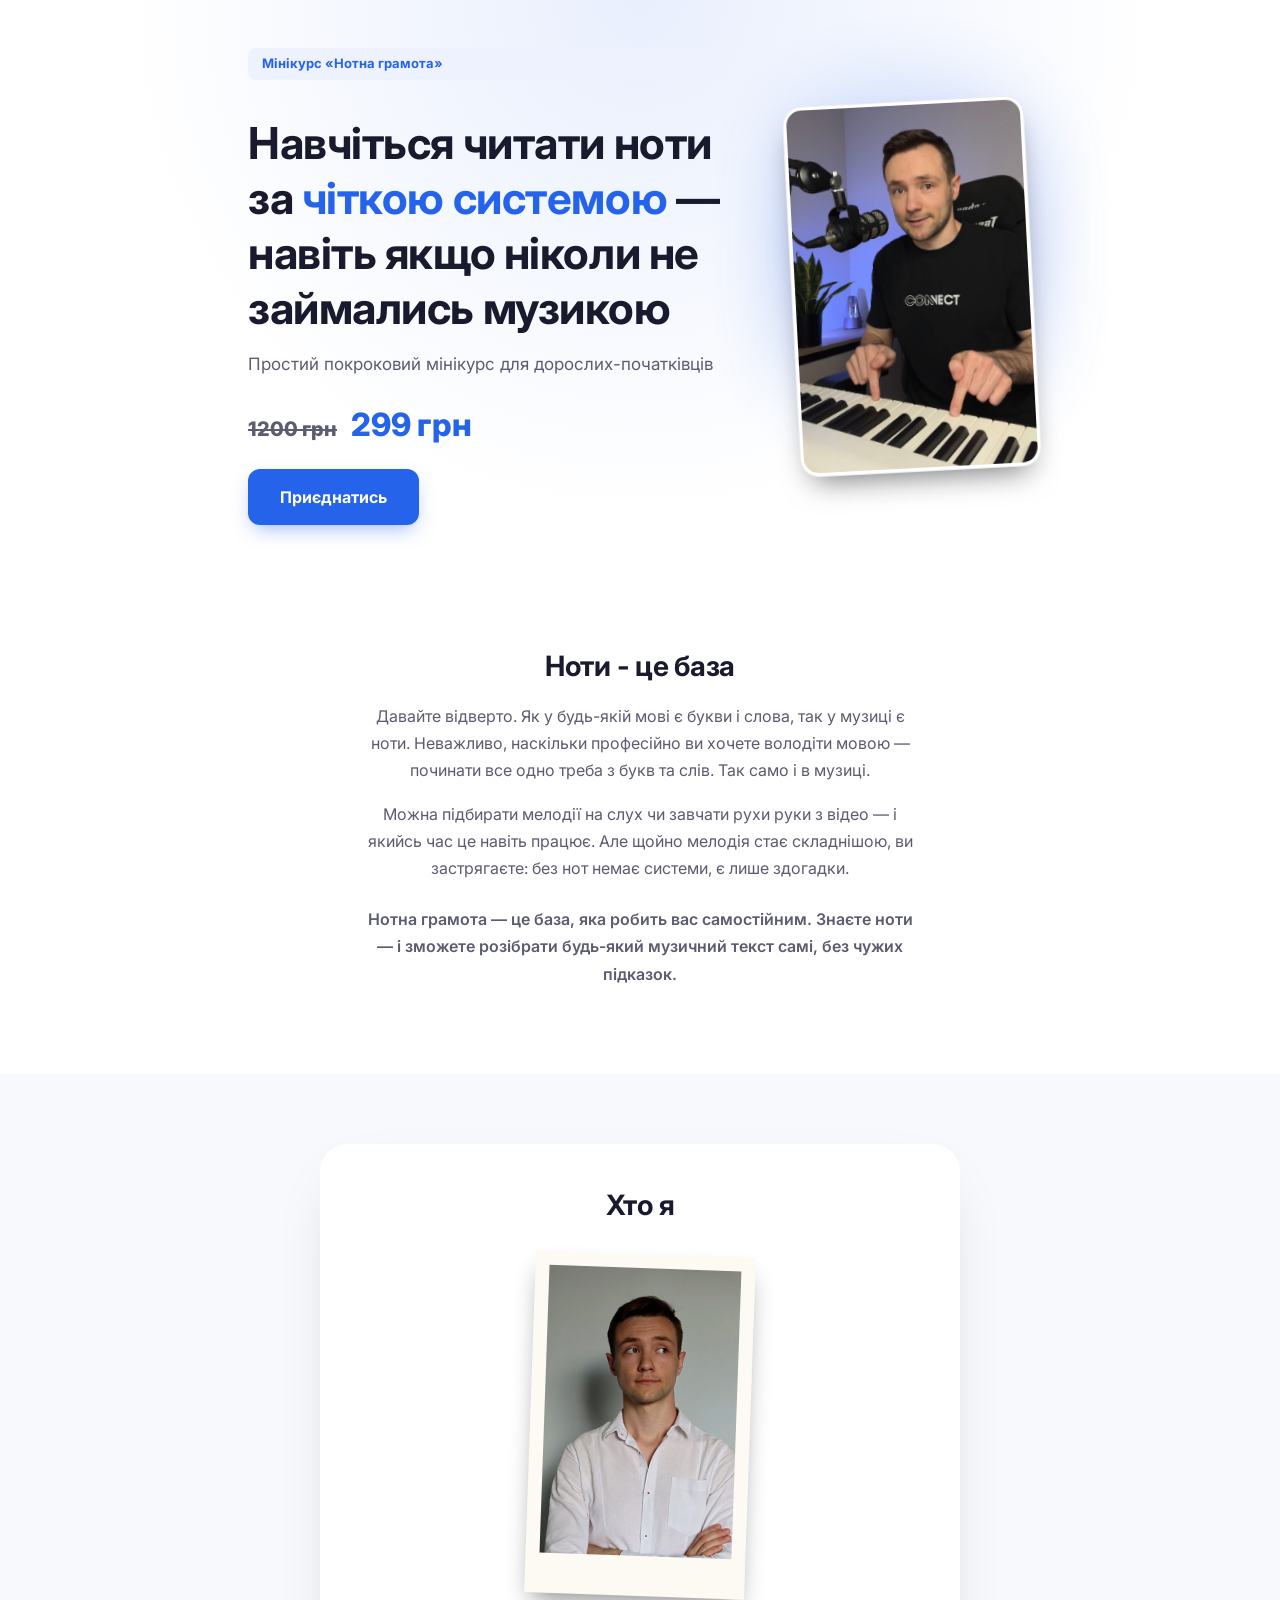
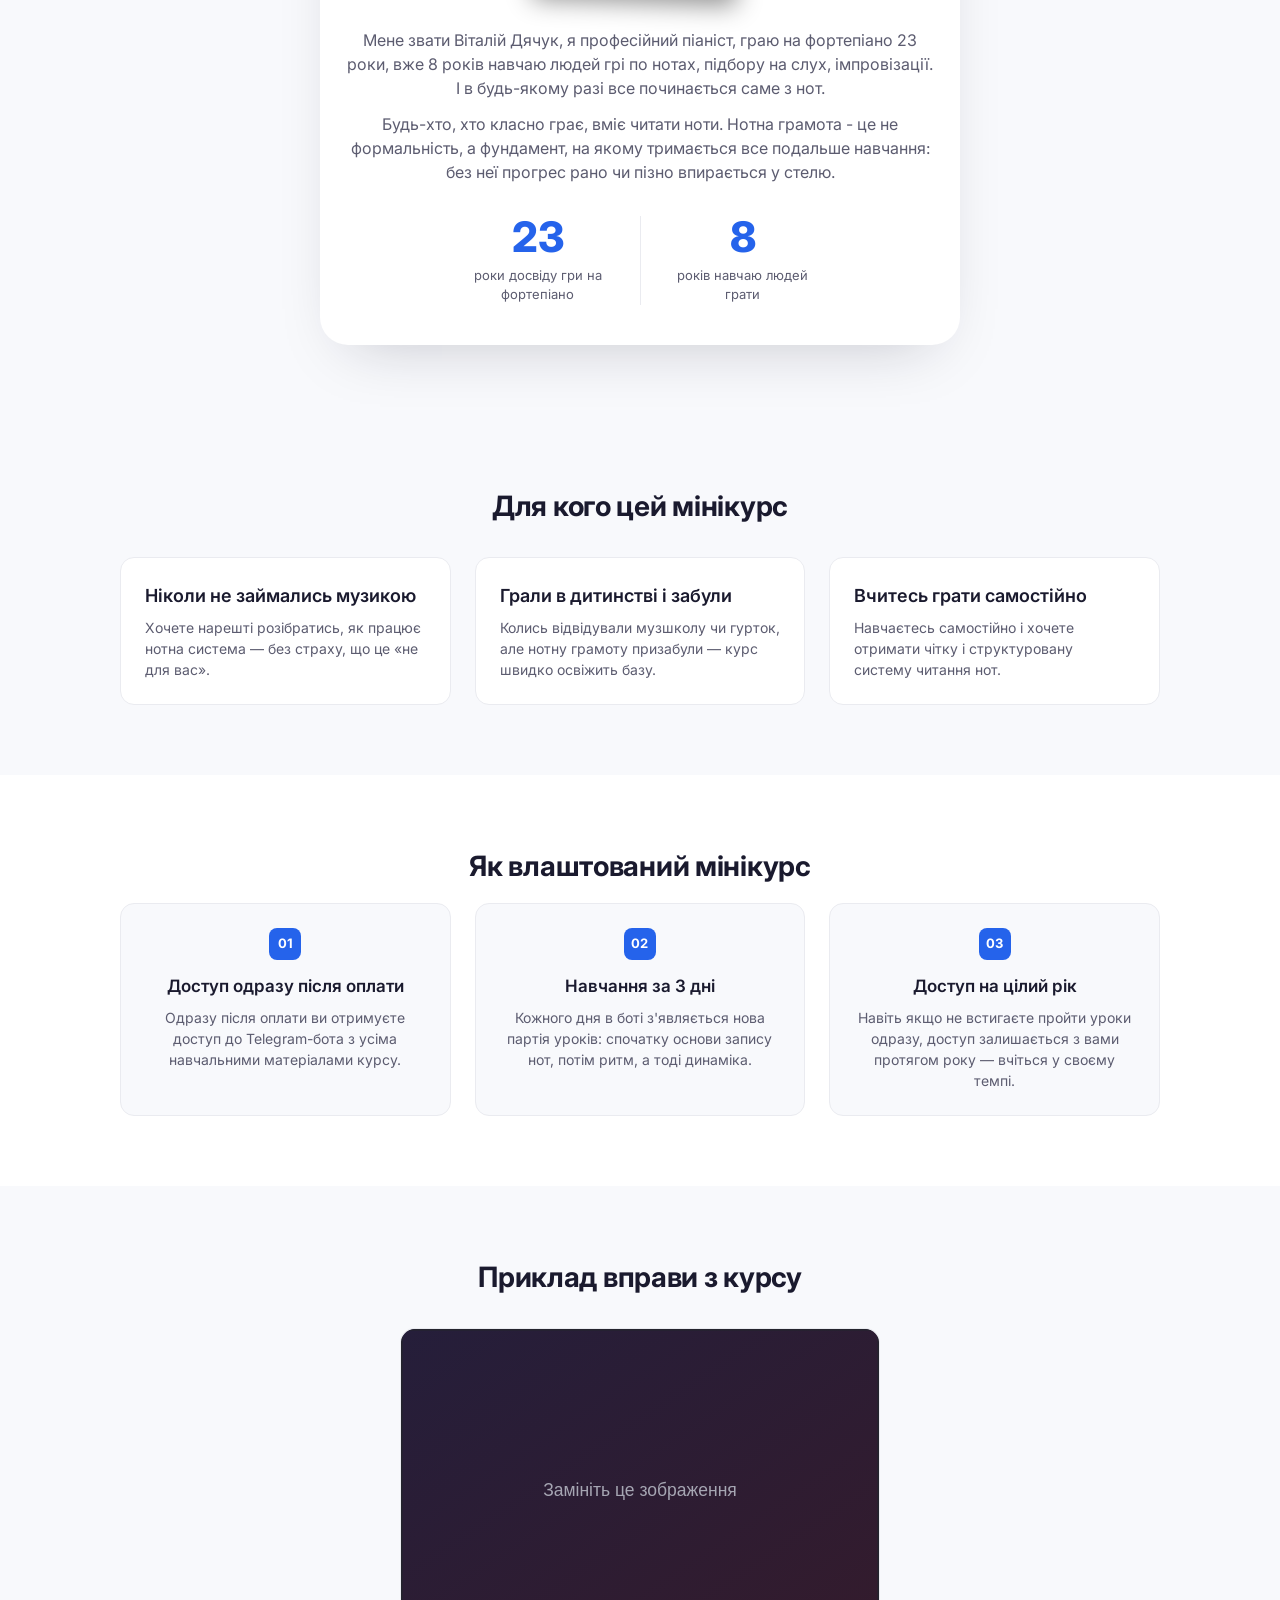
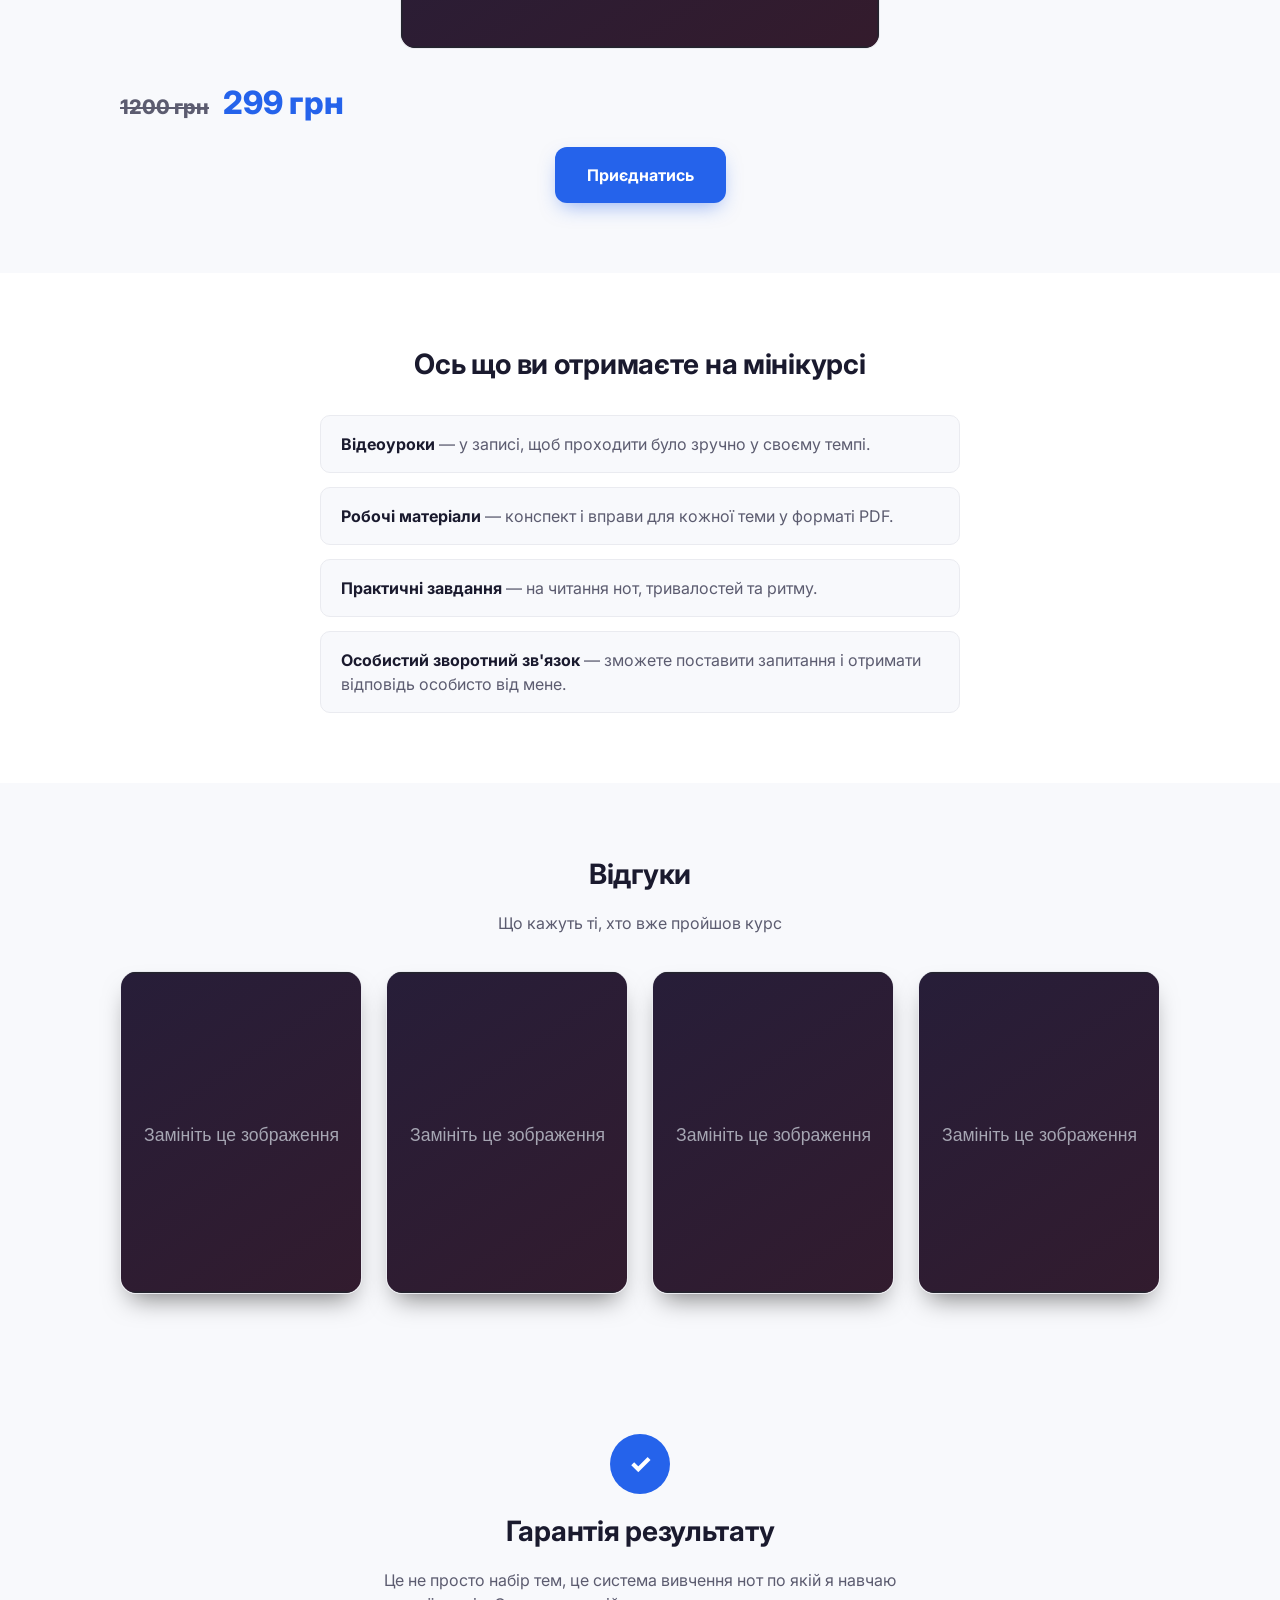
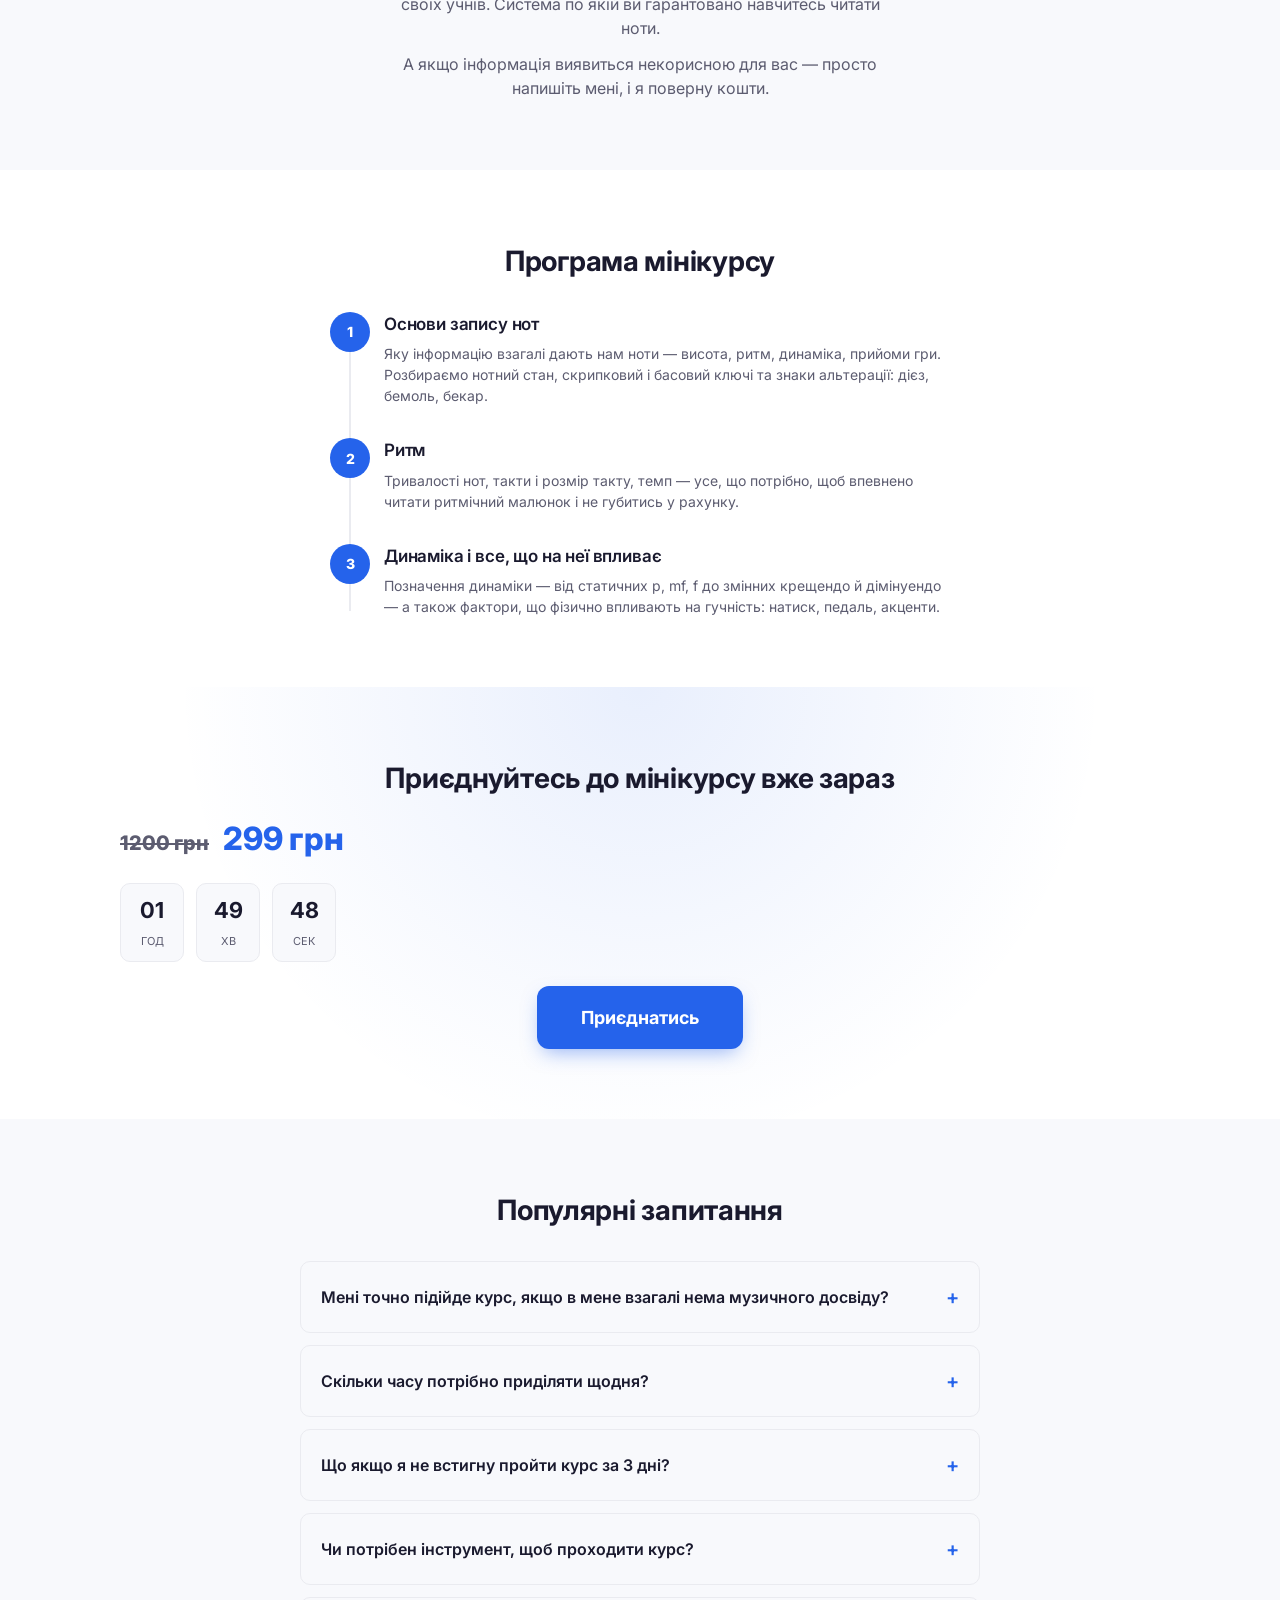
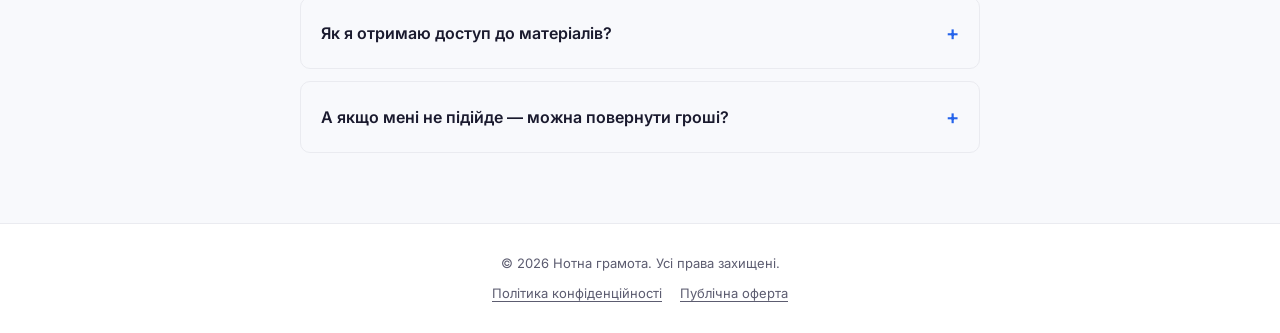
<file: index.html>
<!DOCTYPE html>
<html lang="uk">
<head>
<meta charset="UTF-8">
<meta name="viewport" content="width=device-width, initial-scale=1.0">
<title>Нотна грамота — навчіться читати ноти за 3 дні</title>

<!-- Meta Pixel Code -->
<script>
!function(f,b,e,v,n,t,s)
{if(f.fbq)return;n=f.fbq=function(){n.callMethod?
n.callMethod.apply(n,arguments):n.queue.push(arguments)};
if(!f._fbq)f._fbq=n;n.push=n;n.loaded=!0;n.version='2.0';
n.queue=[];t=b.createElement(e);t.async=!0;
t.src=v;s=b.getElementsByTagName(e)[0];
s.parentNode.insertBefore(t,s)}(window, document,'script',
'https://connect.facebook.net/en_US/fbevents.js');
fbq('init', '669918802525716');
fbq('track', 'PageView');
</script>
<noscript><img height="1" width="1" style="display:none"
src="https://www.facebook.com/tr?id=669918802525716&ev=PageView&noscript=1"
/></noscript>
<!-- End Meta Pixel Code -->
<meta name="description" content="Мінікурс «Нотна грамота» для дорослих-початківців: за 3 дні навчіться впевнено читати ноти з нуля.">

<!-- Open Graph (превʼю в соцмережах) -->
<meta property="og:title" content="Нотна грамота — навчіться читати ноти за 3 дні">
<meta property="og:description" content="Мінікурс для дорослих-початківців: за 3 дні навчіться впевнено читати ноти з нуля.">
<meta property="og:type" content="website">
<meta property="og:image" content="assets/og-image.jpg">

<link rel="icon" href="assets/favicon.png">
<link rel="preconnect" href="https://fonts.googleapis.com">
<link rel="preconnect" href="https://fonts.gstatic.com" crossorigin>
<link href="https://fonts.googleapis.com/css2?family=Inter:wght@400;500;600;700;800&display=swap" rel="stylesheet">
<link rel="stylesheet" href="css/style.css">
</head>
<body>

<!-- ===== HERO ===== -->
<section class="hero">
  <div class="container hero__inner">
    <p class="kicker">Мінікурс «Нотна грамота»</p>
    <div class="hero__photo-wrap">
      <img class="hero__photo" src="assets/hero-photo.jpg" alt="Автор курсу за клавішними">
    </div>
    <div class="hero__content">
      <h1 class="hero__title load-fade">Навчіться читати ноти за <span class="hl">чіткою системою</span> — навіть якщо ніколи не займались музикою</h1>
      <p class="hero__subtitle load-fade-sub">
        Простий покроковий мінікурс для дорослих-початківців
      </p>

      <div class="price-block load-fade-price">
        <span class="price price--old">1200 грн</span>
        <span class="price price--new">299 грн</span>
      </div>

      <a href="#cta-form" class="btn btn--primary load-fade-btn">Приєднатись</a>
    </div>
  </div>
</section>

<!-- ===== БІЛЬ / ПРОБЛЕМА ===== -->
<section class="section" id="pain">
  <div class="container pain">
    <h2 class="section__title reveal">Ноти - це база</h2>
    <p class="reveal">
      Давайте відверто. Як у будь-якій мові є букви і слова, так у музиці є ноти.
      Неважливо, наскільки професійно ви хочете володіти мовою — починати все одно
      треба з букв та слів. Так само і в музиці.
    </p>
    <p class="reveal">
      Можна підбирати мелодії на слух чи завчати рухи руки з відео — і якийсь час
      це навіть працює. Але щойно мелодія стає складнішою, ви застрягаєте: без нот
      немає системи, є лише здогадки.
    </p>
    <p class="pain__bridge reveal">
      Нотна грамота — це база, яка робить вас самостійним. Знаєте ноти —
      і зможете розібрати будь-який музичний текст самі, без чужих підказок.
    </p>
  </div>
</section>

<!-- ===== ПРО АВТОРА / МАРАФОН ===== -->
<section class="section section--alt" id="about">
  <div class="container about-mini">
    <h2 class="section__title">Хто я</h2>

    <div class="about-mini__photo-wrap">
      <img class="about-mini__photo" src="assets/about-photo.jpg" alt="Автор курсу">
    </div>

    <div class="about-mini__text">
      <p>
        Мене звати Віталій Дячук, я професійний піаніст, граю на фортепіано 23 роки, вже 8 років навчаю людей
        грі по нотах, підбору на слух, імпровізації. І в будь-якому разі все починається саме з нот.
      </p>
      <p>
        Будь-хто, хто класно грає, вміє читати ноти. Нотна грамота - це не
        формальність, а фундамент, на якому тримається все подальше навчання: без неї прогрес рано чи
        пізно впирається у стелю.
      </p>
    </div>

    <div class="about-mini__stats">
      <div class="about-mini__stat">
        <strong class="about-mini__stat-num">23</strong>
        <span class="about-mini__stat-label">роки досвіду гри на фортепіано</span>
      </div>
      <div class="about-mini__stat">
        <strong class="about-mini__stat-num">8</strong>
        <span class="about-mini__stat-label">років навчаю людей грати</span>
      </div>
    </div>
  </div>
</section>

<!-- ===== ДЛЯ КОГО КУРС ===== -->
<section class="section section--alt" id="audience">
  <div class="container">
    <h2 class="section__title">Для кого цей мінікурс</h2>
    <div class="cards">
      <div class="card pop-reveal">
        <h3>Ніколи не займались музикою</h3>
        <p>Хочете нарешті розібратись, як працює нотна система — без страху, що це «не для вас».</p>
      </div>
      <div class="card pop-reveal">
        <h3>Грали в дитинстві і забули</h3>
        <p>Колись відвідували музшколу чи гурток, але нотну грамоту призабули — курс швидко освіжить базу.</p>
      </div>
      <div class="card pop-reveal">
        <h3>Вчитесь грати самостійно</h3>
        <p>Навчаєтесь самостійно і хочете отримати чітку і структуровану систему читання нот.</p>
      </div>
    </div>
  </div>
</section>

<!-- ===== МЕТОД ===== -->
<section class="section" id="method">
  <div class="container">
    <h2 class="section__title">Як влаштований мінікурс</h2>
    <div class="features">
      <div class="feature pop-reveal">
        <div class="feature__icon">01</div>
        <h3>Доступ одразу після оплати</h3>
        <p>Одразу після оплати ви отримуєте доступ до Telegram-бота з усіма навчальними матеріалами курсу.</p>
      </div>
      <div class="feature pop-reveal">
        <div class="feature__icon">02</div>
        <h3>Навчання за 3 дні</h3>
        <p>Кожного дня в боті з'являється нова партія уроків: спочатку основи запису нот, потім ритм, а тоді динаміка.</p>
      </div>
      <div class="feature pop-reveal">
        <div class="feature__icon">03</div>
        <h3>Доступ на цілий рік</h3>
        <p>Навіть якщо не встигаєте пройти уроки одразу, доступ залишається з вами протягом року — вчіться у своєму темпі.</p>
      </div>
    </div>
  </div>
</section>

<!-- ===== ДЕМОНСТРАЦІЯ / ДОКАЗ ===== -->
<section class="section section--alt" id="proof">
  <div class="container proof">
    <h2 class="section__title">Приклад вправи з курсу</h2>
    <div class="proof__mock">
      <!-- TODO: замініть на реальний скріншот вправи/нотного прикладу з вашого курсу -->
      <img src="assets/placeholder.svg" alt="Приклад вправи на читання нот">
    </div>
    <div class="price-block price-block--center">
      <span class="price price--old">1200 грн</span>
      <span class="price price--new">299 грн</span>
    </div>
    <a href="#cta-form" class="btn btn--primary">Приєднатись</a>
  </div>
</section>

<!-- ===== ЩО ОТРИМАЄТЕ ===== -->
<section class="section" id="whats-included">
  <div class="container">
    <h2 class="section__title">Ось що ви отримаєте на мінікурсі</h2>
    <ul class="included-list">
      <li><strong>Відеоуроки</strong> — у записі, щоб проходити було зручно у своєму темпі.</li>
      <li><strong>Робочі матеріали</strong> — конспект і вправи для кожної теми у форматі PDF.</li>
      <li><strong>Практичні завдання</strong> — на читання нот, тривалостей та ритму.</li>
      <li><strong>Особистий зворотний зв'язок</strong> — зможете поставити запитання і отримати відповідь особисто від мене.</li>
    </ul>
  </div>
</section>

<!-- ===== ВІДГУКИ ===== -->
<section class="section section--alt" id="testimonials">
  <div class="container">
    <h2 class="section__title">Відгуки</h2>
    <p class="section__subtitle">Що кажуть ті, хто вже пройшов курс</p>
    <div class="testimonials">
      <div class="testimonial">
        <!-- TODO: замініть на реальний скріншот відгуку -->
        <img src="assets/placeholder.svg" alt="Відгук учня">
      </div>
      <div class="testimonial">
        <!-- TODO: замініть на реальний скріншот відгуку -->
        <img src="assets/placeholder.svg" alt="Відгук учня">
      </div>
      <div class="testimonial">
        <!-- TODO: замініть на реальний скріншот відгуку -->
        <img src="assets/placeholder.svg" alt="Відгук учня">
      </div>
      <div class="testimonial">
        <!-- TODO: замініть на реальний скріншот відгуку -->
        <img src="assets/placeholder.svg" alt="Відгук учня">
      </div>
    </div>
  </div>
</section>

<!-- ===== ГАРАНТІЯ ===== -->
<section class="section section--alt" id="guarantee">
  <div class="container guarantee">
    <span class="guarantee__icon">✓</span>
    <h2 class="section__title">Гарантія результату</h2>
    <p>Це не просто набір тем, це система вивчення нот по якій я навчаю своїх учнів. Система по якій ви гарантовано навчитесь читати ноти.</p>
    <p>А якщо інформація виявиться некорисною для вас — просто напишіть мені, і я поверну кошти.</p>
  </div>
</section>

<!-- ===== ПРОГРАМА ===== -->
<section class="section" id="program">
  <div class="container">
    <h2 class="section__title">Програма мінікурсу</h2>
    <div class="program-timeline">
      <div class="program-timeline__item">
        <div class="program-timeline__dot">1</div>
        <h3>Основи запису нот</h3>
        <p>Яку інформацію взагалі дають нам ноти — висота, ритм, динаміка, прийоми гри. Розбираємо
          нотний стан, скрипковий і басовий ключі та знаки альтерації: дієз, бемоль, бекар.</p>
      </div>
      <div class="program-timeline__item">
        <div class="program-timeline__dot">2</div>
        <h3>Ритм</h3>
        <p>Тривалості нот, такти і розмір такту, темп — усе, що потрібно, щоб впевнено читати
          ритмічний малюнок і не губитись у рахунку.</p>
      </div>
      <div class="program-timeline__item">
        <div class="program-timeline__dot">3</div>
        <h3>Динаміка і все, що на неї впливає</h3>
        <p>Позначення динаміки — від статичних p, mf, f до змінних крещендо й дімінуендо — а також
          фактори, що фізично впливають на гучність: натиск, педаль, акценти.</p>
      </div>
    </div>
  </div>
</section>

<!-- ===== ФІНАЛЬНИЙ CTA ===== -->
<section class="section cta-final" id="cta-form">
  <div class="container">
    <h2 class="section__title">Приєднуйтесь до мінікурсу вже зараз</h2>
    <div class="price-block price-block--center">
      <span class="price price--old">1200 грн</span>
      <span class="price price--new">299 грн</span>
    </div>

    <div class="timer" id="timer-2">
      <div class="timer__unit"><span class="h">00</span><small>год</small></div>
      <div class="timer__unit"><span class="m">00</span><small>хв</small></div>
      <div class="timer__unit"><span class="s">00</span><small>сек</small></div>
    </div>

    <!--
      TODO: замінити href на посилання оплати WayForPay.
      У налаштуваннях WayForPay вкажіть returnUrl = thank-you.html,
      щоб після успішної оплати покупця перекинуло на сторінку подяки
      з подією Purchase для Meta Pixel.
    -->
    <a href="#" id="checkout-btn" class="btn btn--primary btn--large">Приєднатись</a>
  </div>
</section>

<!-- ===== FAQ ===== -->
<section class="section section--alt" id="faq">
  <div class="container">
    <h2 class="section__title">Популярні запитання</h2>
    <div class="accordion">
      <details class="accordion__item">
        <summary>Мені точно підійде курс, якщо в мене взагалі нема музичного досвіду?</summary>
        <div class="accordion__content">
          <p>Так. Мінікурс побудований так щоб навіть без досвіду ви могли усе зрозуміти — пояснення йдуть з нуля, простою мовою, без музичних термінів, які треба вже знати заздалегідь.</p>
        </div>
      </details>
      <details class="accordion__item">
        <summary>Скільки часу потрібно приділяти щодня?</summary>
        <div class="accordion__content">
          <p>Достатньо 20-30 хвилин на день. Кожен день — одна тема і кілька вправ на закріплення.</p>
        </div>
      </details>
      <details class="accordion__item">
        <summary>Що якщо я не встигну пройти курс за 3 дні?</summary>
        <div class="accordion__content">
          <p>Нічого страшного — доступ до матеріалів дійсний протягом року, тож можна проходити у власному темпі й повертатись до тем, коли зручно.</p>
        </div>
      </details>
      <details class="accordion__item">
        <summary>Чи потрібен інструмент, щоб проходити курс?</summary>
        <div class="accordion__content">
          <p>Бажано, але не обов'язково — для читання нот достатньо розуміти принцип, а закріплювати на інструменті можна й пізніше.</p>
        </div>
      </details>
      <details class="accordion__item">
        <summary>Як я отримаю доступ до матеріалів?</summary>
        <div class="accordion__content">
          <p>Після оплати ви отримаєте доступ до Telegram-бота з усіма уроками, матеріалами й вправами — усе в одному зручному місці.</p>
        </div>
      </details>
      <details class="accordion__item">
        <summary>А якщо мені не підійде — можна повернути гроші?</summary>
        <div class="accordion__content">
          <p>Так. Якщо матеріали виявляться некорисними для вас, просто напишіть мені, і я поверну кошти.</p>
        </div>
      </details>
    </div>
  </div>
</section>

<!-- ===== FOOTER ===== -->
<footer class="footer">
  <div class="container footer__inner">
    <p>&copy; 2026 Нотна грамота. Усі права захищені.</p>
    <nav class="footer__links">
      <a href="privacy-policy.html">Політика конфіденційності</a>
      <a href="public-offer.html">Публічна оферта</a>
    </nav>
  </div>
</footer>

<script src="js/script.js?v=4"></script>
</body>
</html>
</file>
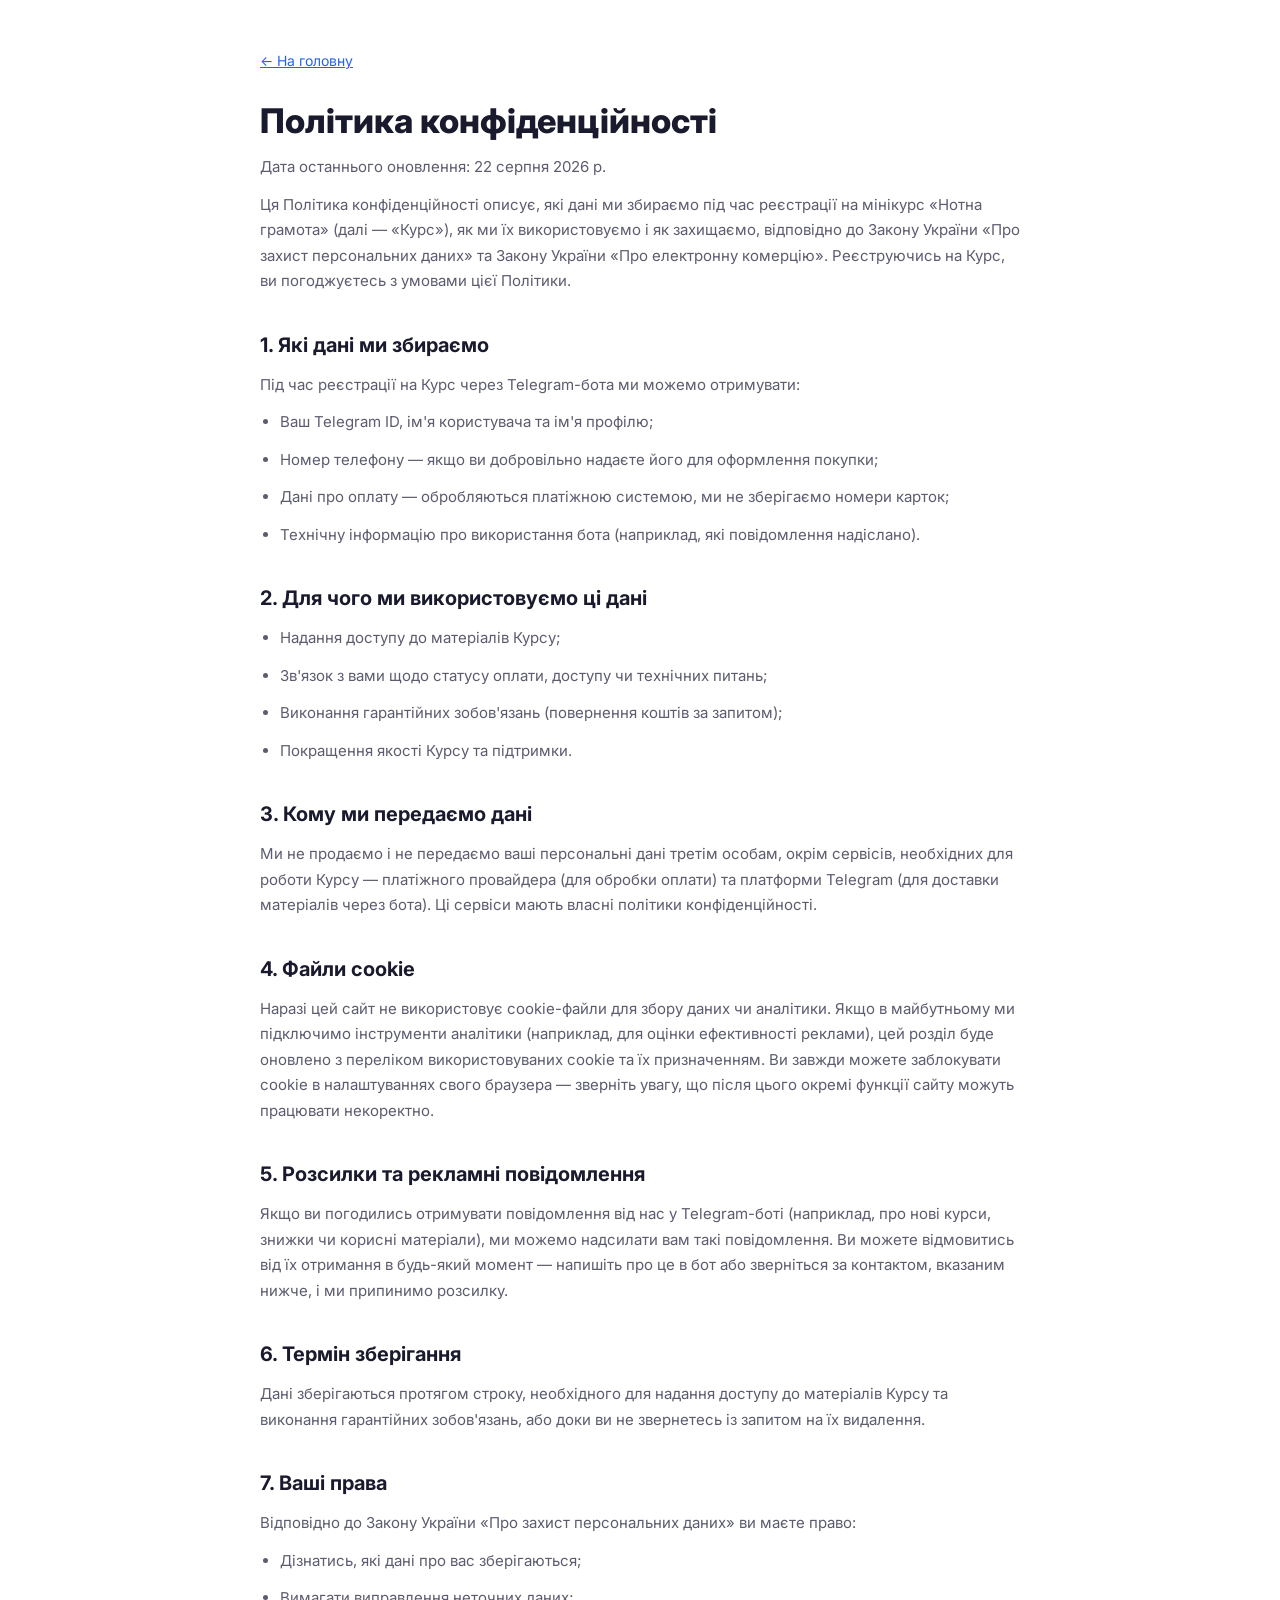
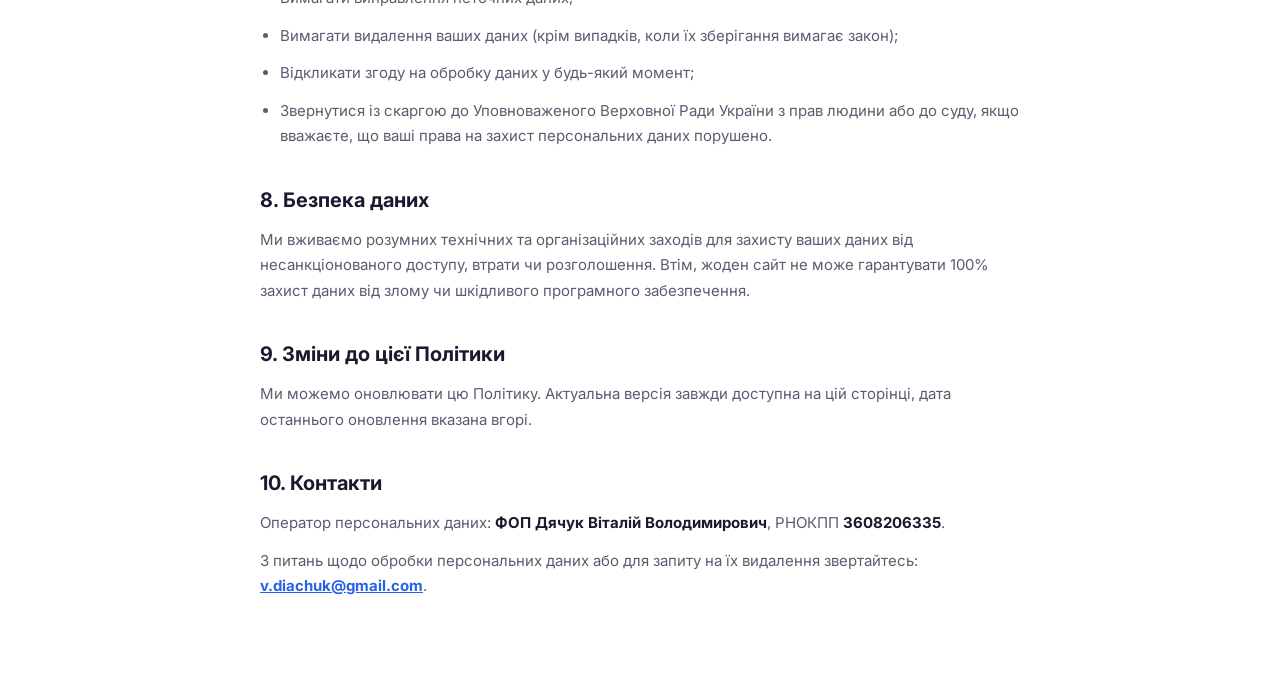
<file: privacy-policy.html>
<!DOCTYPE html>
<html lang="uk">
<head>
<meta charset="UTF-8">
<meta name="viewport" content="width=device-width, initial-scale=1.0">
<title>Політика конфіденційності — Нотна грамота</title>
<meta name="description" content="Політика конфіденційності мінікурсу «Нотна грамота»: які дані збираються, як використовуються і як їх захищено.">
<link rel="icon" href="assets/favicon.png">
<link rel="preconnect" href="https://fonts.googleapis.com">
<link rel="preconnect" href="https://fonts.gstatic.com" crossorigin>
<link href="https://fonts.googleapis.com/css2?family=Inter:wght@400;500;600;700;800&display=swap" rel="stylesheet">
<link rel="stylesheet" href="css/style.css">
</head>
<body>

<div class="container legal">
  <a href="index.html" class="legal__back">← На головну</a>
  <h1>Політика конфіденційності</h1>
  <p class="legal__updated">Дата останнього оновлення: 22 серпня 2026 р.</p>

  <p>
    Ця Політика конфіденційності описує, які дані ми збираємо під час реєстрації на мінікурс
    «Нотна грамота» (далі — «Курс»), як ми їх використовуємо і як захищаємо, відповідно до Закону
    України «Про захист персональних даних» та Закону України «Про електронну комерцію».
    Реєструючись на Курс, ви погоджуєтесь з умовами цієї Політики.
  </p>

  <h2>1. Які дані ми збираємо</h2>
  <p>Під час реєстрації на Курс через Telegram-бота ми можемо отримувати:</p>
  <ul>
    <li>Ваш Telegram ID, ім'я користувача та ім'я профілю;</li>
    <li>Номер телефону — якщо ви добровільно надаєте його для оформлення покупки;</li>
    <li>Дані про оплату — обробляються платіжною системою, ми не зберігаємо номери карток;</li>
    <li>Технічну інформацію про використання бота (наприклад, які повідомлення надіслано).</li>
  </ul>

  <h2>2. Для чого ми використовуємо ці дані</h2>
  <ul>
    <li>Надання доступу до матеріалів Курсу;</li>
    <li>Зв'язок з вами щодо статусу оплати, доступу чи технічних питань;</li>
    <li>Виконання гарантійних зобов'язань (повернення коштів за запитом);</li>
    <li>Покращення якості Курсу та підтримки.</li>
  </ul>

  <h2>3. Кому ми передаємо дані</h2>
  <p>
    Ми не продаємо і не передаємо ваші персональні дані третім особам, окрім сервісів, необхідних
    для роботи Курсу — платіжного провайдера (для обробки оплати) та платформи Telegram (для
    доставки матеріалів через бота). Ці сервіси мають власні політики конфіденційності.
  </p>

  <h2>4. Файли cookie</h2>
  <p>
    Наразі цей сайт не використовує cookie-файли для збору даних чи аналітики. Якщо в
    майбутньому ми підключимо інструменти аналітики (наприклад, для оцінки ефективності
    реклами), цей розділ буде оновлено з переліком використовуваних cookie та їх призначенням.
    Ви завжди можете заблокувати cookie в налаштуваннях свого браузера — зверніть увагу, що
    після цього окремі функції сайту можуть працювати некоректно.
  </p>

  <h2>5. Розсилки та рекламні повідомлення</h2>
  <p>
    Якщо ви погодились отримувати повідомлення від нас у Telegram-боті (наприклад, про нові
    курси, знижки чи корисні матеріали), ми можемо надсилати вам такі повідомлення. Ви можете
    відмовитись від їх отримання в будь-який момент — напишіть про це в бот або зверніться за
    контактом, вказаним нижче, і ми припинимо розсилку.
  </p>

  <h2>6. Термін зберігання</h2>
  <p>
    Дані зберігаються протягом строку, необхідного для надання доступу до матеріалів Курсу та
    виконання гарантійних зобов'язань, або доки ви не звернетесь із запитом на їх видалення.
  </p>

  <h2>7. Ваші права</h2>
  <p>Відповідно до Закону України «Про захист персональних даних» ви маєте право:</p>
  <ul>
    <li>Дізнатись, які дані про вас зберігаються;</li>
    <li>Вимагати виправлення неточних даних;</li>
    <li>Вимагати видалення ваших даних (крім випадків, коли їх зберігання вимагає закон);</li>
    <li>Відкликати згоду на обробку даних у будь-який момент;</li>
    <li>Звернутися із скаргою до Уповноваженого Верховної Ради України з прав людини або до суду,
      якщо вважаєте, що ваші права на захист персональних даних порушено.</li>
  </ul>

  <h2>8. Безпека даних</h2>
  <p>
    Ми вживаємо розумних технічних та організаційних заходів для захисту ваших даних від
    несанкціонованого доступу, втрати чи розголошення. Втім, жоден сайт не може гарантувати
    100% захист даних від злому чи шкідливого програмного забезпечення.
  </p>

  <h2>9. Зміни до цієї Політики</h2>
  <p>
    Ми можемо оновлювати цю Політику. Актуальна версія завжди доступна на цій сторінці, дата
    останнього оновлення вказана вгорі.
  </p>

  <h2>10. Контакти</h2>
  <p>
    Оператор персональних даних: <strong>ФОП Дячук Віталій Володимирович</strong>,
    РНОКПП <strong>3608206335</strong>.
  </p>
  <p>
    З питань щодо обробки персональних даних або для запиту на їх видалення звертайтесь:
    <strong><a href="mailto:v.diachuk@gmail.com">v.diachuk@gmail.com</a></strong>.
  </p>
</div>

</body>
</html>
</file>
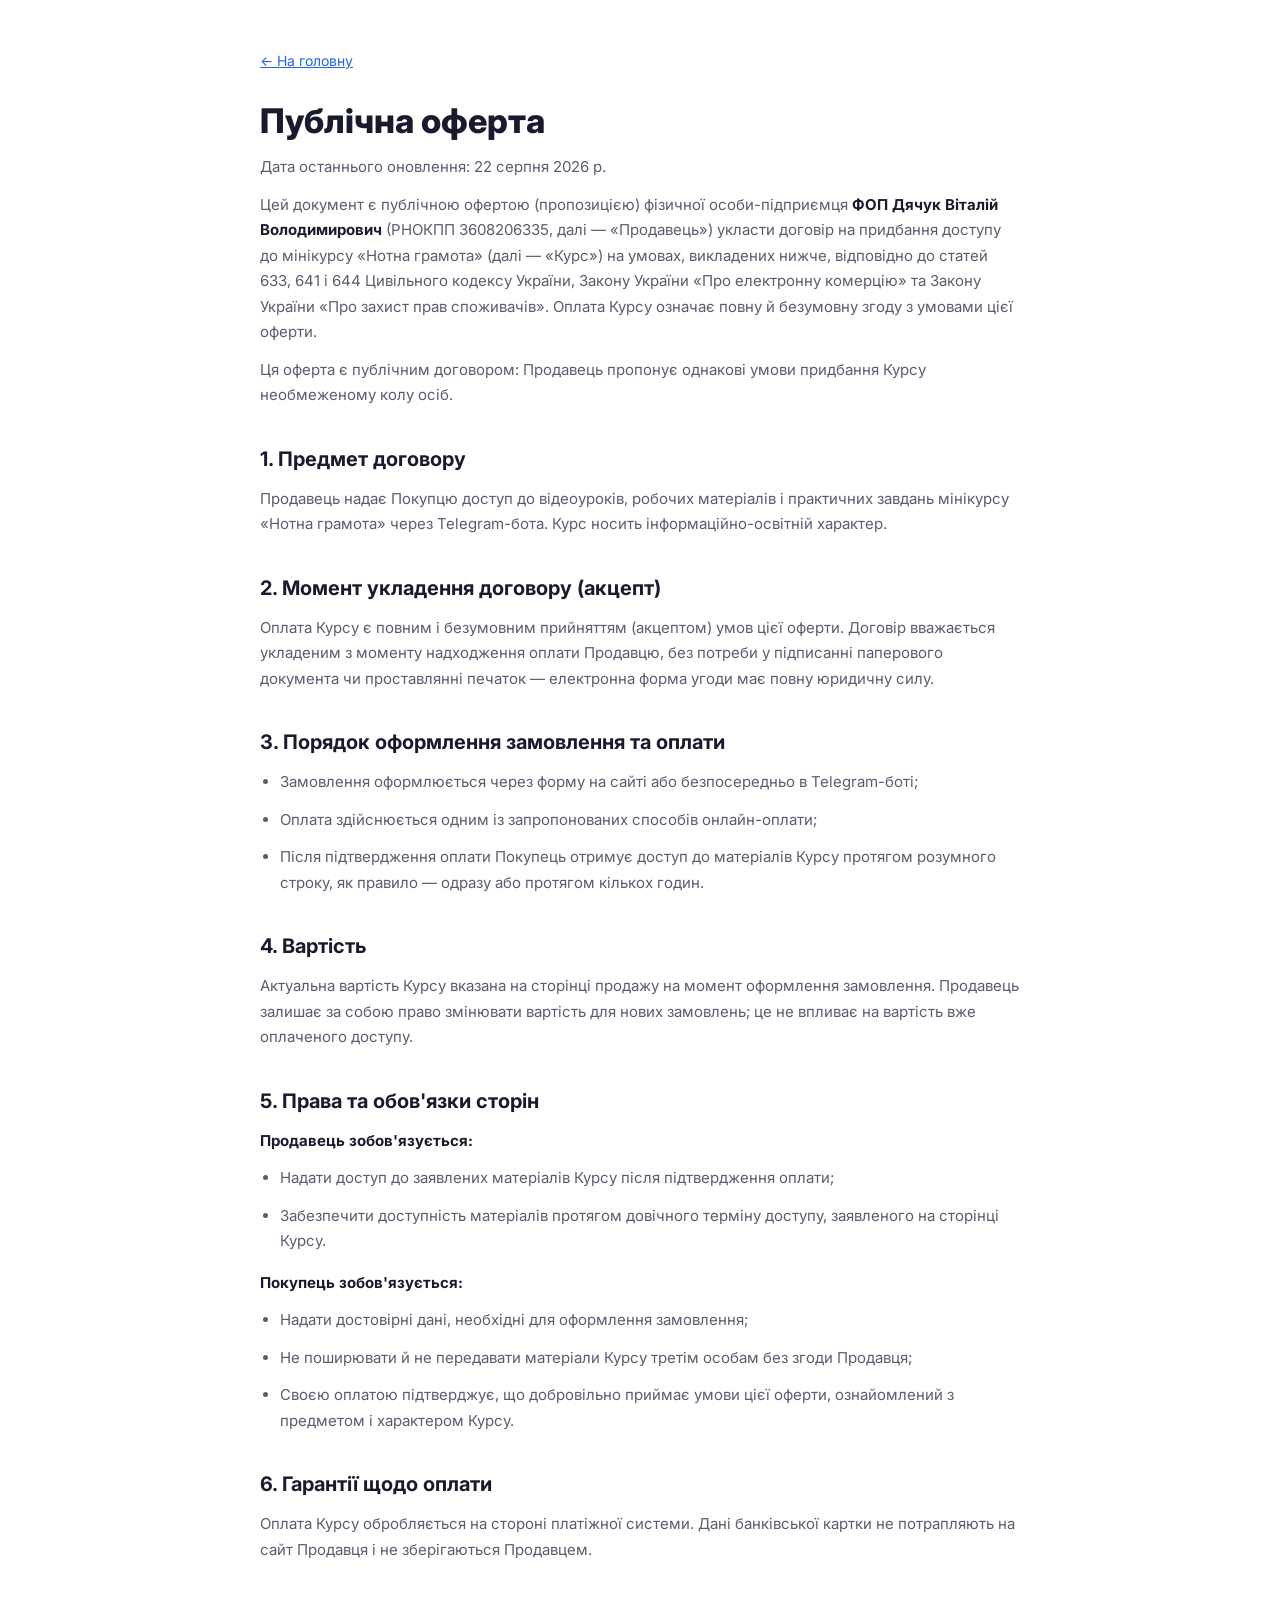
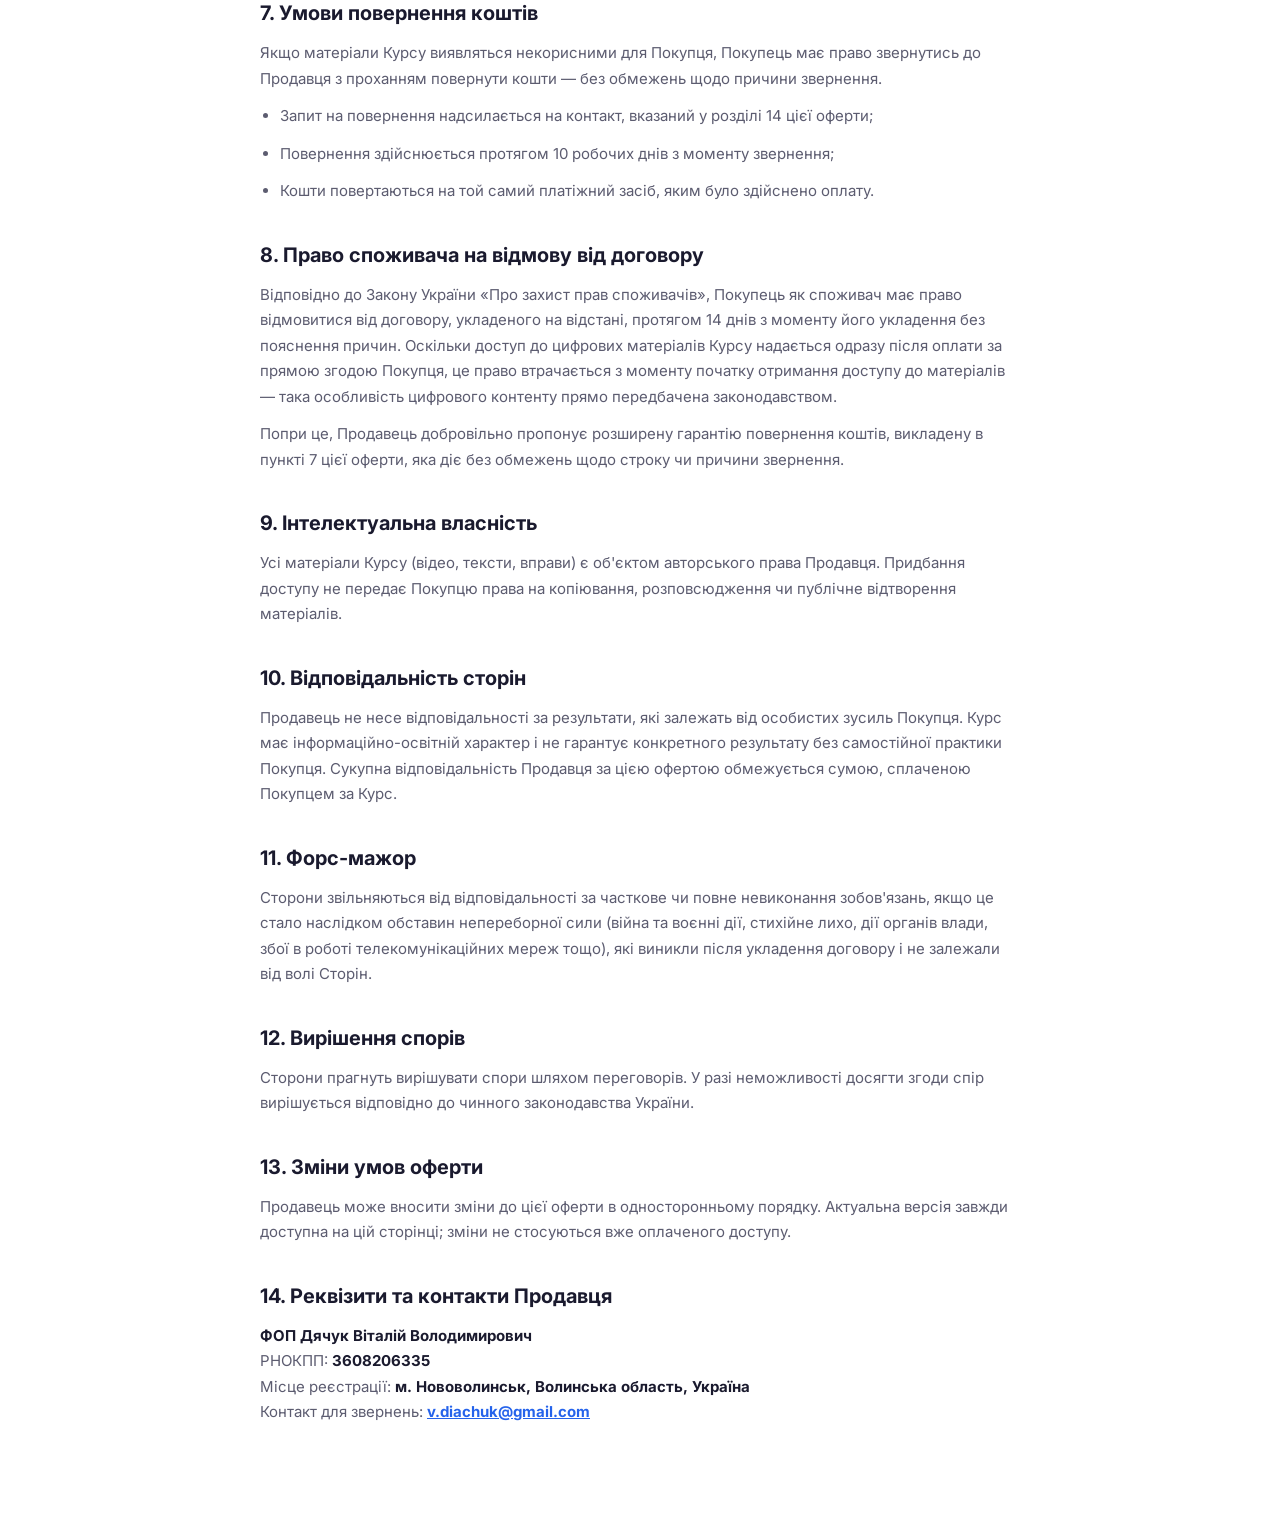
<file: public-offer.html>
<!DOCTYPE html>
<html lang="uk">
<head>
<meta charset="UTF-8">
<meta name="viewport" content="width=device-width, initial-scale=1.0">
<title>Публічна оферта — Нотна грамота</title>
<meta name="description" content="Договір публічної оферти на придбання доступу до мінікурсу «Нотна грамота».">
<link rel="icon" href="assets/favicon.png">
<link rel="preconnect" href="https://fonts.googleapis.com">
<link rel="preconnect" href="https://fonts.gstatic.com" crossorigin>
<link href="https://fonts.googleapis.com/css2?family=Inter:wght@400;500;600;700;800&display=swap" rel="stylesheet">
<link rel="stylesheet" href="css/style.css">
</head>
<body>

<div class="container legal">
  <a href="index.html" class="legal__back">← На головну</a>
  <h1>Публічна оферта</h1>
  <p class="legal__updated">Дата останнього оновлення: 22 серпня 2026 р.</p>

  <p>
    Цей документ є публічною офертою (пропозицією) фізичної особи-підприємця
    <strong>ФОП Дячук Віталій Володимирович</strong> (РНОКПП 3608206335, далі — «Продавець»)
    укласти договір на придбання доступу до мінікурсу «Нотна грамота»
    (далі — «Курс») на умовах, викладених нижче, відповідно до статей 633, 641 і 644 Цивільного
    кодексу України, Закону України «Про електронну комерцію» та Закону України «Про захист прав
    споживачів». Оплата Курсу означає повну й безумовну згоду з умовами цієї оферти.
  </p>
  <p>
    Ця оферта є публічним договором: Продавець пропонує однакові умови придбання Курсу
    необмеженому колу осіб.
  </p>

  <h2>1. Предмет договору</h2>
  <p>
    Продавець надає Покупцю доступ до відеоуроків, робочих матеріалів і практичних завдань
    мінікурсу «Нотна грамота» через Telegram-бота. Курс носить інформаційно-освітній характер.
  </p>

  <h2>2. Момент укладення договору (акцепт)</h2>
  <p>
    Оплата Курсу є повним і безумовним прийняттям (акцептом) умов цієї оферти. Договір вважається
    укладеним з моменту надходження оплати Продавцю, без потреби у підписанні паперового
    документа чи проставлянні печаток — електронна форма угоди має повну юридичну силу.
  </p>

  <h2>3. Порядок оформлення замовлення та оплати</h2>
  <ul>
    <li>Замовлення оформлюється через форму на сайті або безпосередньо в Telegram-боті;</li>
    <li>Оплата здійснюється одним із запропонованих способів онлайн-оплати;</li>
    <li>Після підтвердження оплати Покупець отримує доступ до матеріалів Курсу протягом
      розумного строку, як правило — одразу або протягом кількох годин.</li>
  </ul>

  <h2>4. Вартість</h2>
  <p>
    Актуальна вартість Курсу вказана на сторінці продажу на момент оформлення замовлення.
    Продавець залишає за собою право змінювати вартість для нових замовлень; це не впливає на
    вартість вже оплаченого доступу.
  </p>

  <h2>5. Права та обов'язки сторін</h2>
  <p><strong>Продавець зобов'язується:</strong></p>
  <ul>
    <li>Надати доступ до заявлених матеріалів Курсу після підтвердження оплати;</li>
    <li>Забезпечити доступність матеріалів протягом довічного терміну доступу, заявленого на
      сторінці Курсу.</li>
  </ul>
  <p><strong>Покупець зобов'язується:</strong></p>
  <ul>
    <li>Надати достовірні дані, необхідні для оформлення замовлення;</li>
    <li>Не поширювати й не передавати матеріали Курсу третім особам без згоди Продавця;</li>
    <li>Своєю оплатою підтверджує, що добровільно приймає умови цієї оферти, ознайомлений з
      предметом і характером Курсу.</li>
  </ul>

  <h2>6. Гарантії щодо оплати</h2>
  <p>
    Оплата Курсу обробляється на стороні платіжної системи. Дані банківської картки не
    потрапляють на сайт Продавця і не зберігаються Продавцем.
  </p>

  <h2>7. Умови повернення коштів</h2>
  <p>
    Якщо матеріали Курсу виявляться некорисними для Покупця, Покупець має право звернутись до
    Продавця з проханням повернути кошти — без обмежень щодо причини звернення.
  </p>
  <ul>
    <li>Запит на повернення надсилається на контакт, вказаний у розділі 14 цієї оферти;</li>
    <li>Повернення здійснюється протягом 10 робочих днів з моменту звернення;</li>
    <li>Кошти повертаються на той самий платіжний засіб, яким було здійснено оплату.</li>
  </ul>

  <h2>8. Право споживача на відмову від договору</h2>
  <p>
    Відповідно до Закону України «Про захист прав споживачів», Покупець як споживач має право
    відмовитися від договору, укладеного на відстані, протягом 14 днів з моменту його укладення
    без пояснення причин. Оскільки доступ до цифрових матеріалів Курсу надається одразу після
    оплати за прямою згодою Покупця, це право втрачається з моменту початку отримання доступу до
    матеріалів — така особливість цифрового контенту прямо передбачена законодавством.
  </p>
  <p>
    Попри це, Продавець добровільно пропонує розширену гарантію повернення коштів, викладену в
    пункті 7 цієї оферти, яка діє без обмежень щодо строку чи причини звернення.
  </p>

  <h2>9. Інтелектуальна власність</h2>
  <p>
    Усі матеріали Курсу (відео, тексти, вправи) є об'єктом авторського права Продавця.
    Придбання доступу не передає Покупцю права на копіювання, розповсюдження чи публічне
    відтворення матеріалів.
  </p>

  <h2>10. Відповідальність сторін</h2>
  <p>
    Продавець не несе відповідальності за результати, які залежать від особистих зусиль
    Покупця. Курс має інформаційно-освітній характер і не гарантує конкретного результату без
    самостійної практики Покупця. Сукупна відповідальність Продавця за цією офертою обмежується
    сумою, сплаченою Покупцем за Курс.
  </p>

  <h2>11. Форс-мажор</h2>
  <p>
    Сторони звільняються від відповідальності за часткове чи повне невиконання зобов'язань, якщо
    це стало наслідком обставин непереборної сили (війна та воєнні дії, стихійне лихо, дії органів
    влади, збої в роботі телекомунікаційних мереж тощо), які виникли після укладення договору і
    не залежали від волі Сторін.
  </p>

  <h2>12. Вирішення спорів</h2>
  <p>
    Сторони прагнуть вирішувати спори шляхом переговорів. У разі неможливості досягти згоди спір
    вирішується відповідно до чинного законодавства України.
  </p>

  <h2>13. Зміни умов оферти</h2>
  <p>
    Продавець може вносити зміни до цієї оферти в односторонньому порядку. Актуальна версія
    завжди доступна на цій сторінці; зміни не стосуються вже оплаченого доступу.
  </p>

  <h2>14. Реквізити та контакти Продавця</h2>
  <p>
    <strong>ФОП Дячук Віталій Володимирович</strong><br>
    РНОКПП: <strong>3608206335</strong><br>
    Місце реєстрації: <strong>м. Нововолинськ, Волинська область, Україна</strong><br>
    Контакт для звернень: <strong><a href="mailto:v.diachuk@gmail.com">v.diachuk@gmail.com</a></strong>
  </p>
</div>

</body>
</html>
</file>
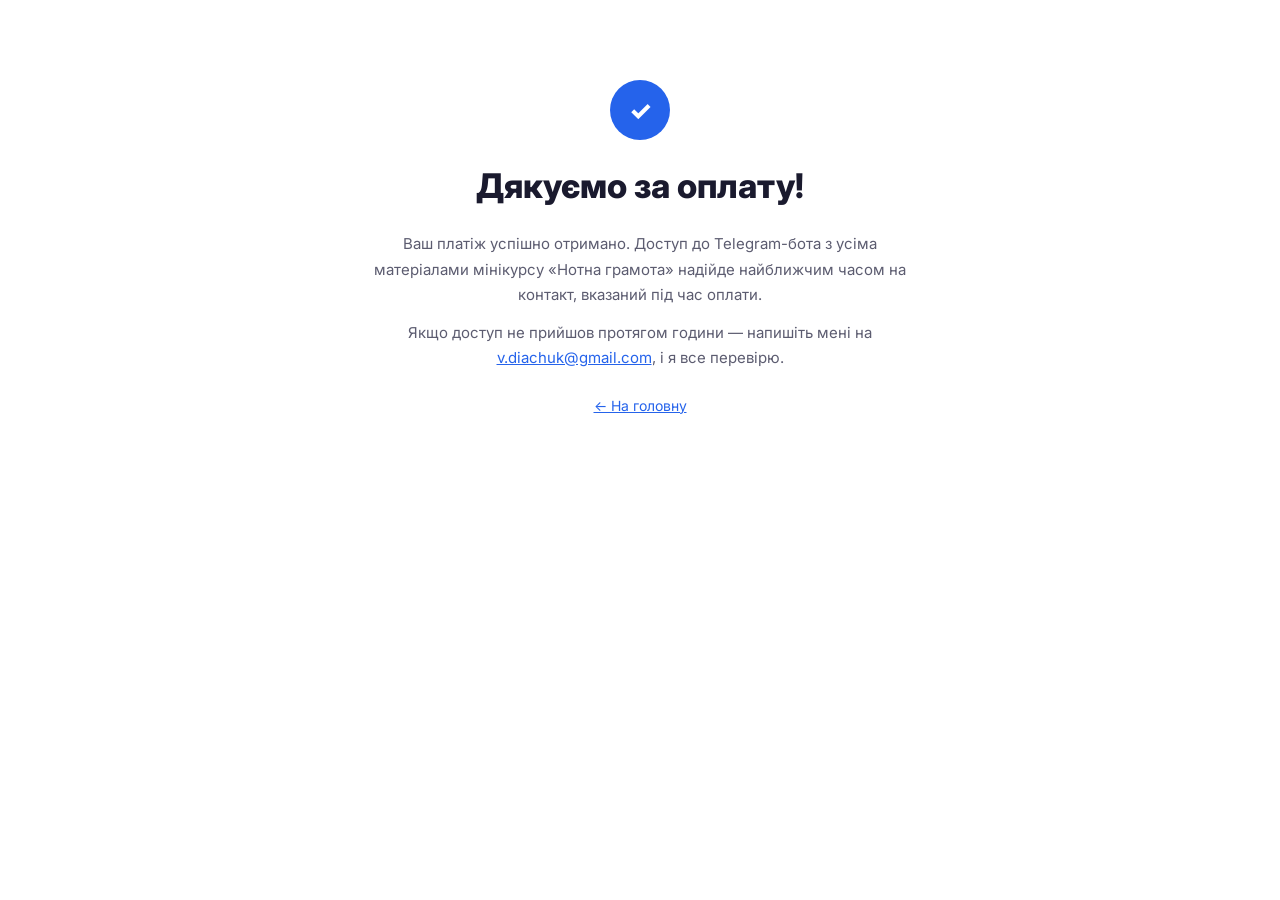
<file: thank-you.html>
<!DOCTYPE html>
<html lang="uk">
<head>
<meta charset="UTF-8">
<meta name="viewport" content="width=device-width, initial-scale=1.0">
<title>Дякуємо за оплату — Нотна грамота</title>
<meta name="robots" content="noindex">

<!-- Meta Pixel Code -->
<script>
!function(f,b,e,v,n,t,s)
{if(f.fbq)return;n=f.fbq=function(){n.callMethod?
n.callMethod.apply(n,arguments):n.queue.push(arguments)};
if(!f._fbq)f._fbq=n;n.push=n;n.loaded=!0;n.version='2.0';
n.queue=[];t=b.createElement(e);t.async=!0;
t.src=v;s=b.getElementsByTagName(e)[0];
s.parentNode.insertBefore(t,s)}(window, document,'script',
'https://connect.facebook.net/en_US/fbevents.js');
fbq('init', '669918802525716');
fbq('track', 'PageView');
fbq('track', 'Purchase', {value: 299, currency: 'UAH'});
</script>
<noscript><img height="1" width="1" style="display:none"
src="https://www.facebook.com/tr?id=669918802525716&ev=Purchase&noscript=1"
/></noscript>
<!-- End Meta Pixel Code -->

<link rel="icon" href="assets/favicon.png">
<link rel="preconnect" href="https://fonts.googleapis.com">
<link rel="preconnect" href="https://fonts.gstatic.com" crossorigin>
<link href="https://fonts.googleapis.com/css2?family=Inter:wght@400;500;600;700;800&display=swap" rel="stylesheet">
<link rel="stylesheet" href="css/style.css">
</head>
<body>

<div class="container legal thank-you">
  <div class="guarantee__icon">✓</div>
  <h1>Дякуємо за оплату!</h1>
  <p>
    Ваш платіж успішно отримано. Доступ до Telegram-бота з усіма матеріалами мінікурсу
    «Нотна грамота» надійде найближчим часом на контакт, вказаний під час оплати.
  </p>
  <p>
    Якщо доступ не прийшов протягом години — напишіть мені на
    <a href="mailto:v.diachuk@gmail.com">v.diachuk@gmail.com</a>, і я все перевірю.
  </p>
  <a href="index.html" class="legal__back">← На головну</a>
</div>

</body>
</html>
</file>
<file: css/style.css>
/* ==========================================================================
   ЗМІННІ / БАЗА
   ========================================================================== */
:root {
  --bg: #ffffff;
  --bg-alt: #f8f9fc;
  --text: #1a1a2e;
  --text-muted: #5c5c70;
  --accent: #2563eb;
  --accent-2: #2563eb;
  --on-accent: #ffffff;
  --border: #eaebf0;
  --radius: 14px;
  --container-width: 1080px;
}

* {
  box-sizing: border-box;
  margin: 0;
  padding: 0;
}

html {
  scroll-behavior: smooth;
}

body {
  background: var(--bg);
  color: var(--text);
  font-family: "Inter", "Segoe UI", Roboto, Helvetica, Arial, sans-serif;
  line-height: 1.5;
  -webkit-font-smoothing: antialiased;
}

img {
  max-width: 100%;
  display: block;
  border-radius: var(--radius);
}

a {
  color: inherit;
  text-decoration: none;
}

ul {
  list-style: none;
}

.container {
  width: 100%;
  max-width: var(--container-width);
  margin: 0 auto;
  padding: 0 20px;
}

/* ==========================================================================
   КНОПКИ
   ========================================================================== */
.btn {
  display: inline-block;
  padding: 16px 32px;
  border-radius: 12px;
  background: var(--accent);
  color: var(--on-accent);
  font-weight: 700;
  font-size: 16px;
  text-align: center;
  transition: transform 0.15s ease, box-shadow 0.15s ease;
  border: none;
  cursor: pointer;
  box-shadow: 0 8px 20px -6px rgba(37, 99, 235, 0.5);
}

.btn:hover {
  transform: translateY(-2px);
  box-shadow: 0 10px 30px rgba(37, 99, 235, 0.35);
}

.btn--small {
  padding: 10px 20px;
  font-size: 14px;
}

.btn--large {
  padding: 18px 44px;
  font-size: 18px;
}

/* ==========================================================================
   HERO
   ========================================================================== */
.hero {
  padding: 48px 0 50px;
  text-align: center;
  background: radial-gradient(circle at 50% 0%, rgba(37, 99, 235, 0.10), transparent 60%);
  overflow: hidden;
}

.hero__inner {
  position: relative;
}

.kicker {
  display: inline-block;
  font-weight: 700;
  font-size: 13px;
  background: #eef2ff;
  color: var(--accent);
  padding: 6px 14px;
  border-radius: 8px;
  margin-bottom: 32px;
}

.hero__photo-wrap {
  position: relative;
  width: 240px;
  margin: 0 auto 24px;
}

.hero__photo-wrap::before {
  content: "";
  position: absolute;
  inset: -14%;
  background: radial-gradient(circle at 50% 42%, var(--accent) 0%, transparent 68%);
  opacity: 0.4;
  filter: blur(26px);
  z-index: 0;
}

.hero__photo {
  position: relative;
  z-index: 1;
  width: 100%;
  aspect-ratio: 1170 / 1800;
  object-fit: cover;
  object-position: center bottom;
  border-radius: 18px;
  transform: rotate(-3deg);
  border: 3px solid var(--bg);
  outline: 1px solid var(--border);
  box-shadow: 0 16px 30px -12px rgba(0, 0, 0, 0.55);
}

.hero__title {
  font-size: clamp(28px, 5vw, 44px);
  font-weight: 700;
  line-height: 1.25;
  letter-spacing: -0.01em;
  max-width: 720px;
  margin: 0 auto 16px;
}

.hero__subtitle {
  color: var(--text-muted);
  max-width: 560px;
  margin: 0 auto 24px;
  font-size: 17px;
}

.hl {
  color: var(--accent);
}

.hero__note {
  margin-top: 20px;
  color: var(--text-muted);
  font-size: 14px;
}

/* ==========================================================================
   ЦІНА
   ========================================================================== */
.price-block {
  display: flex;
  align-items: baseline;
  justify-content: center;
  gap: 14px;
  margin-bottom: 20px;
}

.price {
  font-weight: 800;
}

.price--old {
  font-size: 20px;
  color: var(--text-muted);
  text-decoration: line-through;
}

.price--new {
  font-size: 32px;
  background: linear-gradient(135deg, var(--accent), var(--accent-2));
  -webkit-background-clip: text;
  background-clip: text;
  color: transparent;
}

.price-block--center {
  margin-top: 10px;
}

/* ==========================================================================
   ТАЙМЕР
   ========================================================================== */
.timer {
  display: flex;
  justify-content: center;
  gap: 12px;
  margin-top: 16px;
}

.timer__unit {
  background: var(--bg-alt);
  border: 1px solid var(--border);
  border-radius: 10px;
  padding: 10px 14px;
  min-width: 64px;
  text-align: center;
}

.timer__unit span {
  display: block;
  font-size: 22px;
  font-weight: 700;
}

.timer__unit small {
  color: var(--text-muted);
  font-size: 11px;
  text-transform: uppercase;
}

/* ==========================================================================
   СЕКЦІЇ (спільне)
   ========================================================================== */
.section {
  padding: 70px 0;
}

.section--alt {
  background: var(--bg-alt);
}

.section__title {
  font-size: clamp(22px, 4vw, 28px);
  font-weight: 700;
  letter-spacing: -0.01em;
  text-align: center;
  margin-bottom: 16px;
}

.section__subtitle {
  text-align: center;
  color: var(--text-muted);
  max-width: 560px;
  margin: 0 auto 36px;
}

/* ==========================================================================
   ПРО АВТОРА
   ========================================================================== */
/* ==========================================================================
   БІЛЬ / ПРОБЛЕМА
   ========================================================================== */
.pain {
  max-width: 600px;
  text-align: center;
}

.pain p {
  color: var(--text-muted);
  font-size: 16px;
  line-height: 1.7;
  margin-bottom: 16px;
}

.pain__bridge {
  font-size: 18px;
  font-weight: 600;
  color: var(--text);
  line-height: 1.55;
  margin-top: 24px;
}

/* ==========================================================================
   SCROLL REVEAL — плавна поява елементів при прокрутці
   ========================================================================== */
.reveal {
  opacity: 0;
  transform: translateY(18px);
  transition: opacity 0.6s ease, transform 0.6s ease;
}

.reveal.is-visible {
  opacity: 1;
  transform: translateY(0);
}

.pain .reveal:nth-child(1) { transition-delay: 0s; }
.pain .reveal:nth-child(2) { transition-delay: 0.15s; }
.pain .reveal:nth-child(3) { transition-delay: 0.3s; }
.pain .reveal:nth-child(4) { transition-delay: 0.45s; }

/* ==========================================================================
   LOAD FADE — заголовок hero "проявляється" з сірого в колір при завантаженні
   ========================================================================== */
.load-fade {
  animation: loadFadeColor 1s ease forwards;
}

.load-fade .hl {
  animation: loadFadeAccent 1s ease forwards;
}

@keyframes loadFadeColor {
  from { color: #d8dae8; }
  to { color: var(--text); }
}

@keyframes loadFadeAccent {
  from { color: #d8dae8; }
  to { color: var(--accent); }
}

.load-fade-sub,
.load-fade-price,
.load-fade-btn {
  opacity: 0;
  animation: fadeUp 0.7s ease forwards;
}

.load-fade-sub { animation-delay: 0.5s; }
.load-fade-price { animation-delay: 0.65s; }
.load-fade-btn { animation-delay: 0.8s; }

@keyframes fadeUp {
  from { opacity: 0; transform: translateY(12px); }
  to { opacity: 1; transform: translateY(0); }
}

/* ==========================================================================
   POP REVEAL — картки "встають" з невеликим масштабуванням при скролі
   ========================================================================== */
.pop-reveal {
  opacity: 0;
  transform: translateY(24px) scale(0.97);
  transition: opacity 0.5s ease, transform 0.5s ease;
}

.pop-reveal.is-visible {
  opacity: 1;
  transform: translateY(0) scale(1);
}

.cards .pop-reveal:nth-child(1),
.features .pop-reveal:nth-child(1) { transition-delay: 0s; }
.cards .pop-reveal:nth-child(2),
.features .pop-reveal:nth-child(2) { transition-delay: 0.12s; }
.cards .pop-reveal:nth-child(3),
.features .pop-reveal:nth-child(3) { transition-delay: 0.24s; }

.about-mini {
  text-align: center;
  max-width: 640px;
  background: var(--bg);
  border-radius: 28px;
  padding: 40px 24px;
  box-shadow: 0 24px 60px -30px rgba(20, 20, 40, 0.25);
}

.about-mini__photo-wrap {
  width: min(100%, 220px);
  margin: 28px auto 32px;
  background: #fdfaf3;
  padding: 14px 14px 40px;
  transform: rotate(2deg);
  box-shadow: 0 14px 26px -8px rgba(0, 0, 0, 0.45);
}

.about-mini__photo {
  width: 100%;
  height: auto;
  display: block;
  border-radius: 0;
  object-fit: contain;
}

.about-mini__text p {
  color: var(--text-muted);
  margin-bottom: 12px;
}

.about-mini__stats {
  display: flex;
  justify-content: center;
  margin-top: 32px;
}

.about-mini__stat {
  padding: 0 32px;
}

.about-mini__stat + .about-mini__stat {
  border-left: 1px solid var(--border);
}

.about-mini__stat-num {
  display: block;
  font-size: 42px;
  font-weight: 800;
  line-height: 1;
  background: linear-gradient(135deg, var(--accent), var(--accent-2));
  -webkit-background-clip: text;
  background-clip: text;
  color: transparent;
  margin-bottom: 8px;
}

.about-mini__stat-label {
  display: block;
  max-width: 140px;
  margin: 0 auto;
  font-size: 13px;
  color: var(--text-muted);
}

/* ==========================================================================
   КАРТКИ (аудиторія)
   ========================================================================== */
.cards {
  display: grid;
  grid-template-columns: repeat(3, 1fr);
  gap: 24px;
  margin-top: 30px;
}

.card {
  background: var(--bg);
  border: 1px solid var(--border);
  border-radius: var(--radius);
  padding: 24px;
}

.card h3 {
  margin-bottom: 8px;
  font-size: 18px;
  font-weight: 600;
}

.card p {
  color: var(--text-muted);
  font-size: 14px;
}

/* ==========================================================================
   МЕТОД (features)
   ========================================================================== */
.features {
  display: grid;
  grid-template-columns: repeat(3, 1fr);
  gap: 24px;
}

.feature {
  text-align: center;
  padding: 24px;
  background: var(--bg-alt);
  border: 1px solid var(--border);
  border-radius: var(--radius);
}

.feature__icon {
  display: flex;
  align-items: center;
  justify-content: center;
  width: 32px;
  height: 32px;
  margin: 0 auto 14px;
  background: var(--accent);
  color: var(--on-accent);
  border-radius: 8px;
  font-weight: 700;
  font-size: 13px;
}

.feature h3 {
  margin-bottom: 8px;
  font-size: 17px;
  font-weight: 600;
}

.feature p {
  color: var(--text-muted);
  font-size: 14px;
}

/* ==========================================================================
   ДОКАЗ / PROOF
   ========================================================================== */
.proof {
  text-align: center;
}

.proof__mock {
  max-width: 480px;
  margin: 30px auto;
  border-radius: var(--radius);
  overflow: hidden;
  border: 1px solid var(--border);
}

/* ==========================================================================
   ВІДГУКИ
   ========================================================================== */
.testimonials {
  display: grid;
  grid-template-columns: repeat(auto-fit, minmax(220px, 1fr));
  gap: 24px;
  margin-top: 30px;
}

.testimonial img {
  width: 100%;
  aspect-ratio: 3 / 4;
  object-fit: cover;
  border-radius: 16px;
  border: 1px solid var(--border);
  box-shadow: 0 14px 26px -10px rgba(0, 0, 0, 0.5);
}

/* ==========================================================================
   ЩО ОТРИМАЄТЕ
   ========================================================================== */
.included-list {
  max-width: 640px;
  margin: 30px auto 0;
  display: flex;
  flex-direction: column;
  gap: 14px;
}

.included-list li {
  background: var(--bg-alt);
  border: 1px solid var(--border);
  border-radius: 10px;
  padding: 16px 20px;
  color: var(--text-muted);
}

.included-list li strong {
  color: var(--text);
}

/* ==========================================================================
   ГАРАНТІЯ
   ========================================================================== */
.guarantee {
  text-align: center;
  max-width: 560px;
}

.guarantee__icon {
  display: inline-flex;
  align-items: center;
  justify-content: center;
  width: 60px;
  height: 60px;
  border-radius: 50%;
  background: var(--accent);
  color: var(--on-accent);
  font-size: 26px;
  font-weight: 800;
  margin-bottom: 16px;
}

.guarantee p {
  color: var(--text-muted);
}

.guarantee p + p {
  margin-top: 12px;
}

/* ==========================================================================
   ПРОГРАМА / АКОРДЕОН
   ========================================================================== */
.accordion {
  max-width: 680px;
  margin: 30px auto 0;
  display: flex;
  flex-direction: column;
  gap: 12px;
}

.accordion__item {
  background: var(--bg-alt);
  border: 1px solid var(--border);
  border-radius: 10px;
  padding: 4px 20px;
}

.accordion__item summary {
  cursor: pointer;
  padding: 16px 0;
  font-weight: 600;
  list-style: none;
  display: flex;
  justify-content: space-between;
  align-items: center;
}

.accordion__item summary::-webkit-details-marker {
  display: none;
}

.accordion__item summary::after {
  content: "+";
  font-size: 20px;
  color: var(--accent);
  margin-left: 12px;
}

.accordion__item[open] summary::after {
  content: "–";
}

.accordion__content {
  padding-bottom: 16px;
  color: var(--text-muted);
  font-size: 14px;
}

/* ==========================================================================
   ПРОГРАМА / ВЕРТИКАЛЬНИЙ ТАЙМЛАЙН
   ========================================================================== */
.program-timeline {
  max-width: 620px;
  margin: 30px auto 0;
  padding-left: 54px;
  position: relative;
}

.program-timeline::before {
  content: "";
  position: absolute;
  left: 19px;
  top: 6px;
  bottom: 6px;
  width: 2px;
  background: var(--border);
}

.program-timeline__item {
  position: relative;
  margin-bottom: 32px;
}

.program-timeline__item:last-child {
  margin-bottom: 0;
}

.program-timeline__dot {
  position: absolute;
  left: -54px;
  top: 0;
  width: 40px;
  height: 40px;
  border-radius: 50%;
  background: linear-gradient(135deg, var(--accent), var(--accent-2));
  color: var(--on-accent);
  display: flex;
  align-items: center;
  justify-content: center;
  font-weight: 800;
  font-size: 14px;
  z-index: 1;
}

.program-timeline__item h3 {
  font-size: 17px;
  font-weight: 600;
  margin-bottom: 6px;
  letter-spacing: -0.01em;
}

.program-timeline__item p {
  color: var(--text-muted);
  font-size: 14px;
}

/* ==========================================================================
   ФІНАЛЬНИЙ CTA
   ========================================================================== */
.cta-final {
  text-align: center;
  background: radial-gradient(circle at 50% 0%, rgba(37, 99, 235, 0.10), transparent 60%);
}

.cta-final .btn {
  margin-top: 24px;
}

/* ==========================================================================
   FOOTER
   ========================================================================== */
.footer {
  padding: 30px 0;
  text-align: center;
  color: var(--text-muted);
  font-size: 13px;
  border-top: 1px solid var(--border);
}

.footer__inner {
  display: flex;
  flex-direction: column;
  align-items: center;
  gap: 10px;
}

.footer__links {
  display: flex;
  flex-wrap: wrap;
  justify-content: center;
  gap: 4px 18px;
}

.footer__links a {
  color: var(--text-muted);
  text-decoration: underline;
  text-underline-offset: 3px;
}

.footer__links a:hover {
  color: var(--text);
}

/* ==========================================================================
   ЮРИДИЧНІ СТОРІНКИ (політика конфіденційності, оферта)
   ========================================================================== */
.legal {
  padding: 48px 0 80px;
  max-width: 760px;
}

.legal__back {
  display: inline-block;
  color: var(--accent);
  margin-bottom: 24px;
  font-size: 14px;
}

.legal h1 {
  font-size: clamp(26px, 4vw, 34px);
  font-weight: 800;
  margin-bottom: 8px;
}

.legal__updated {
  color: var(--text-muted);
  font-size: 13px;
  margin-bottom: 40px;
}

.legal h2 {
  font-size: 20px;
  font-weight: 700;
  margin: 36px 0 12px;
}

.legal p,
.legal li {
  color: var(--text-muted);
  font-size: 15px;
  line-height: 1.7;
  margin-bottom: 12px;
}

.legal ul,
.legal ol {
  padding-left: 20px;
  margin-bottom: 16px;
}

.legal ul li {
  list-style: disc;
}

.legal ol li {
  list-style: decimal;
}

.legal strong {
  color: var(--text);
}

.legal a {
  color: var(--accent);
  text-decoration: underline;
}

.thank-you {
  text-align: center;
  max-width: 560px;
  padding-top: 80px;
}

.thank-you .guarantee__icon {
  margin: 0 auto 20px;
}

.thank-you h1 {
  font-size: clamp(26px, 4vw, 34px);
  font-weight: 800;
  margin-bottom: 20px;
}

.thank-you .legal__back {
  display: inline-block;
  margin-top: 12px;
}

/* ==========================================================================
   ДЕСКТОП — текст ліворуч (напис над заголовком), фото праворуч
   ========================================================================== */
@media (min-width: 769px) {
  .hero__inner {
    display: grid;
    grid-template-columns: minmax(0, 480px) 240px;
    grid-template-areas:
      "kicker photo"
      "content photo";
    align-items: start;
    justify-content: center;
    column-gap: 64px;
    row-gap: 4px;
    text-align: left;
  }

  .kicker {
    grid-area: kicker;
  }

  .hero__content {
    grid-area: content;
    min-width: 0;
  }

  .hero__photo-wrap {
    grid-area: photo;
    align-self: center;
    width: 240px;
    margin: 0;
  }

  .kicker,
  .hero__title,
  .hero__subtitle {
    margin-left: 0;
    margin-right: 0;
    max-width: none;
  }

  .price-block {
    justify-content: flex-start;
  }

  .timer {
    justify-content: flex-start;
  }
}

/* ==========================================================================
   АДАПТИВ
   ========================================================================== */
@media (max-width: 768px) {
  .hero {
    padding-top: 20px;
  }

  .cards,
  .features {
    grid-template-columns: 1fr;
  }

  .timer__unit {
    min-width: 56px;
    padding: 8px 10px;
  }
}
</file>
